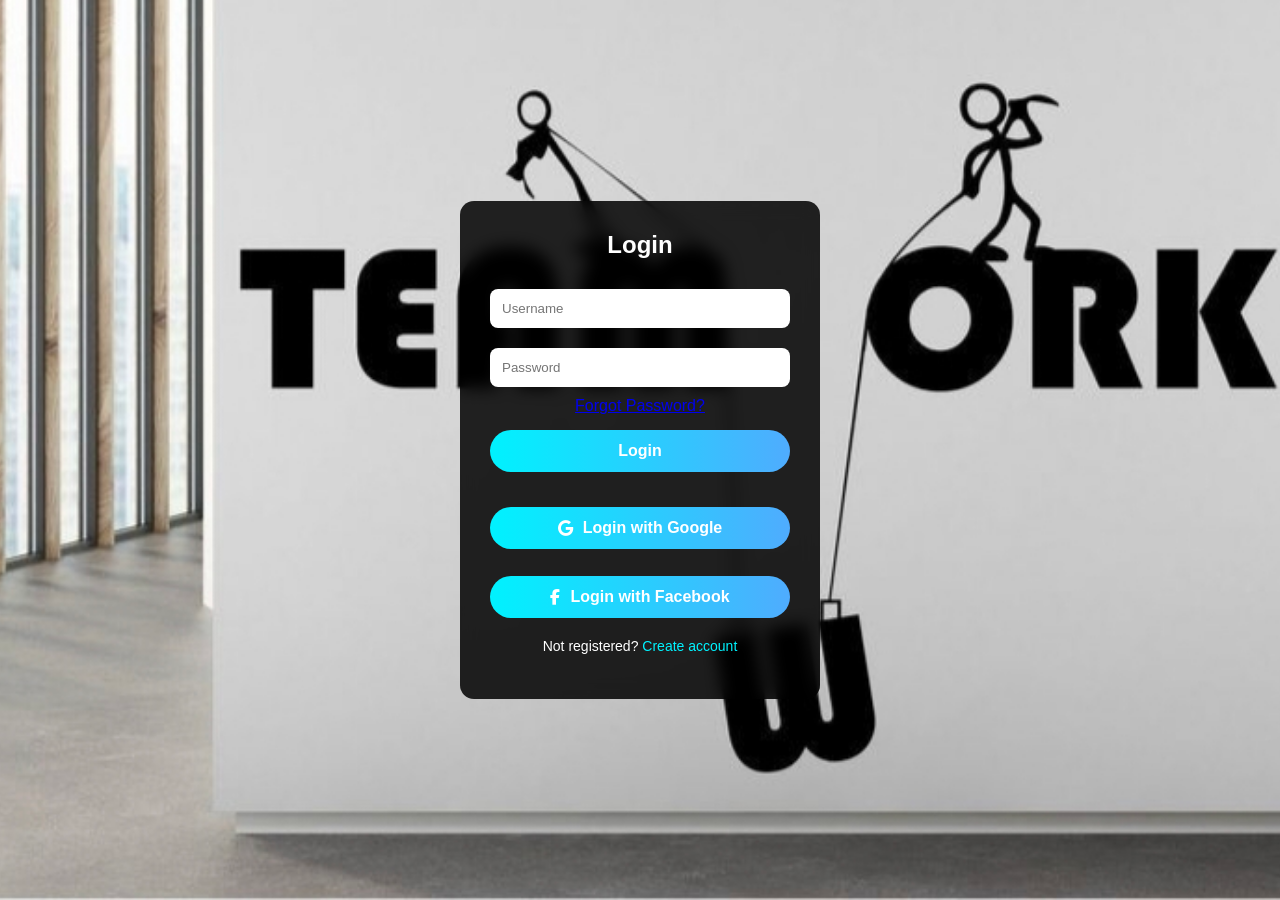
<file: project1/index.html>
<!DOCTYPE html>
<html>
<head>
  <title>Login</title>
  <link rel="stylesheet" href="style.css">
  <link rel="stylesheet"
    href="https://cdnjs.cloudflare.com/ajax/libs/font-awesome/6.5.1/css/all.min.css">
  
</head>
<body class="bg">

<div class="card">
  <h2>Login</h2>

  <!-- Username -->
  <input type="text" id="loginUser" placeholder="Username" autocomplete="off">

  <!-- Password -->
  <div class="input-box">
    <input type="password" id="loginPass" placeholder="Password" autocomplete="new-password">



<div class="forgot-link">
  <a href="forgot.html">Forgot Password?</a>
</div>
  <!-- Regular login button -->
  <button onclick="login()">Login</button>
  <!-- Social login buttons -->
  <div class="social-login">
    <button class="social-btn google-btn">
      <i class="fab fa-google"></i> Login with Google
    </button>
    <button class="social-btn facebook-btn">
      <i class="fab fa-facebook-f"></i> Login with Facebook
    </button>
  </div>

  <!-- Register link -->
  <p class="link">
    Not registered? <a href="register.html">Create account</a>
  </p>
</div>

<script src="auth.js"></script>
</body>
</html>
</file>
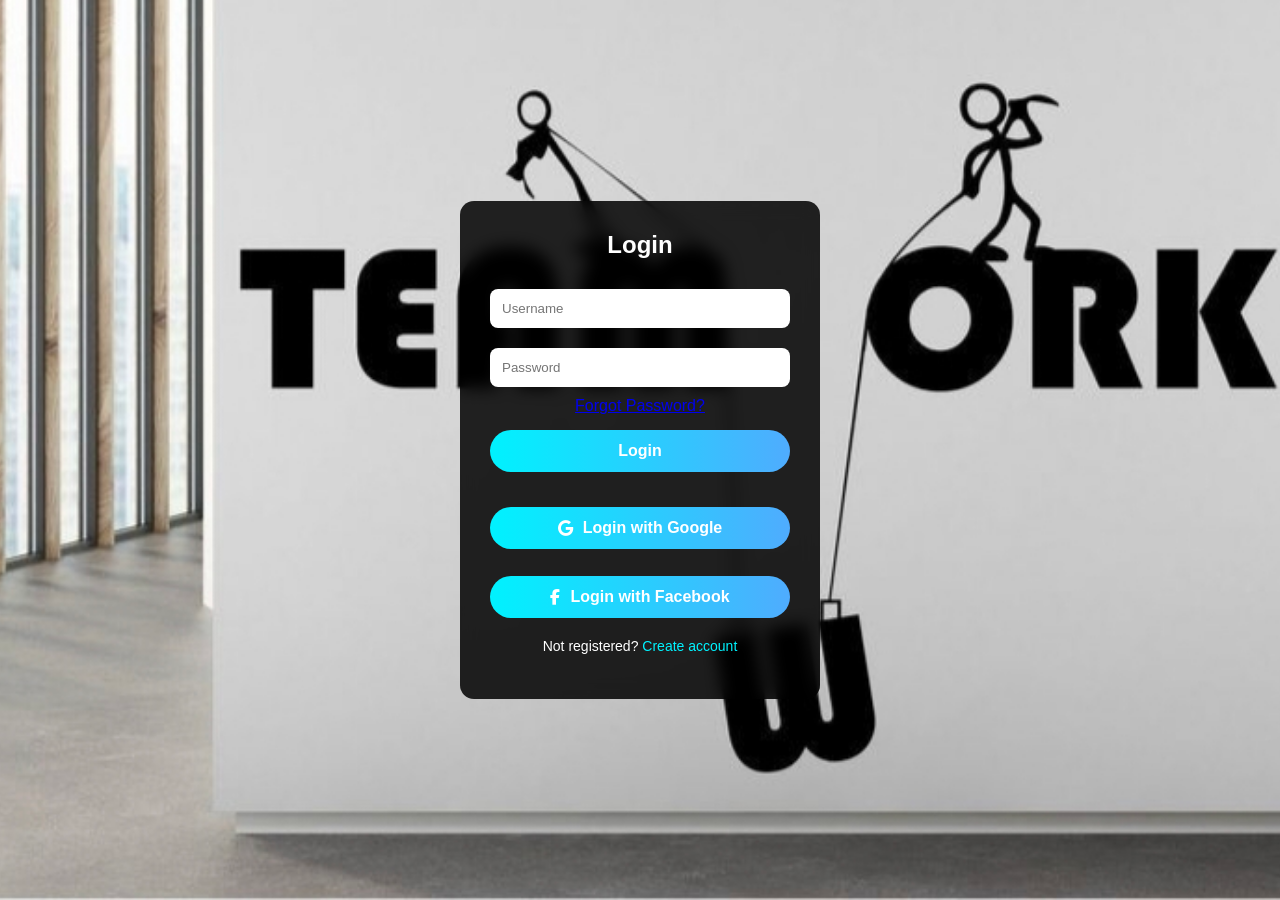
<file: project1/admin.html>
<!DOCTYPE html>
<html>
<head>
<title>Admin Panel</title>
<style>
body{font-family:Arial;padding:40px;background:#f4f6f9;}
button{padding:8px 15px;margin:5px;cursor:pointer;}
.card{background:white;padding:15px;margin:10px 0;border-radius:8px;}
</style>
</head>

<body>

<h2>Admin Dashboard</h2>

<h3>Manage Tables</h3>

<input type="number" id="chairCount" placeholder="Chairs per table">
<button onclick="addTable()">➕ Add Table</button>

<input type="number" id="deleteId" placeholder="Table ID">
<button onclick="deleteTable()">Delete Table</button>

<button onclick="clearTables()">🧹 Clear All</button>

<hr>

<h3>All Bookings</h3>
<div id="adminBookings"></div>
<script>

if(localStorage.getItem("role") !== "admin"){
    alert("Access denied");
    window.location.href = "index.html";
}

/* ===== INITIALIZE LAYOUT ===== */

if(!localStorage.getItem("officeLayout")){
    localStorage.setItem("officeLayout", JSON.stringify({
        floors: {
            1: { tables: [] },
            2: { tables: [] },
            3: { tables: [] },
            4: { tables: [] }
        }
    }));
}

function getLayout(){
    return JSON.parse(localStorage.getItem("officeLayout"));
}

function saveLayout(layout){
    localStorage.setItem("officeLayout", JSON.stringify(layout));
}

/* ===== ADD TABLE ===== */

function addTable(){

    let layout = getLayout();
    let floor = 1;

    let chairs = parseInt(document.getElementById("chairCount").value);

    if(!chairs || chairs < 1){
        alert("Enter valid chair number");
        return;
    }

    let tables = layout.floors[floor].tables;

    let newId = tables.length > 0
        ? tables[tables.length - 1].id + 1
        : 1;

    tables.push({
        id: newId,
        chairs: chairs
    });

    saveLayout(layout);

    alert("Table Added Successfully");
}

/* ===== DELETE TABLE ===== */

function deleteTable(){

    let layout = getLayout();
    let floor = 1;

    let id = parseInt(document.getElementById("deleteId").value);

    layout.floors[floor].tables =
        layout.floors[floor].tables.filter(t => t.id !== id);

    saveLayout(layout);

    alert("Table Deleted");
}

/* ===== CLEAR ALL ===== */

function clearTables(){

    if(confirm("Clear everything?")){

        localStorage.setItem("officeLayout", JSON.stringify({
            floors: {
                1: { tables: [] },
                2: { tables: [] },
                3: { tables: [] },
                4: { tables: [] }
            }
        }));

        localStorage.removeItem("bookings");

        alert("All tables cleared");
        location.reload();
    }
}

/* ===== SHOW BOOKINGS ===== */

let bookings = JSON.parse(localStorage.getItem("bookings")) || [];
let container = document.getElementById("adminBookings");

if(bookings.length === 0){
    container.innerHTML = "No bookings yet";
}else{
    bookings.forEach((b,i)=>{
        container.innerHTML += `
            <div class="card">
                <p>User: ${b.user}</p>
                <p>Seat: ${b.seat}</p>
                <p>Date: ${b.date}</p>
                <button onclick="cancelBooking(${i})">Cancel</button>
            </div>
        `;
    });
}

function cancelBooking(index){

    let bookings = JSON.parse(localStorage.getItem("bookings")) || [];
    let seatId = bookings[index].seat;

    bookings.splice(index,1);

    localStorage.setItem("bookings", JSON.stringify(bookings));
    localStorage.removeItem(seatId);

    alert("Booking cancelled");
    location.reload();
}

</script>
</body>
</html>
</file>
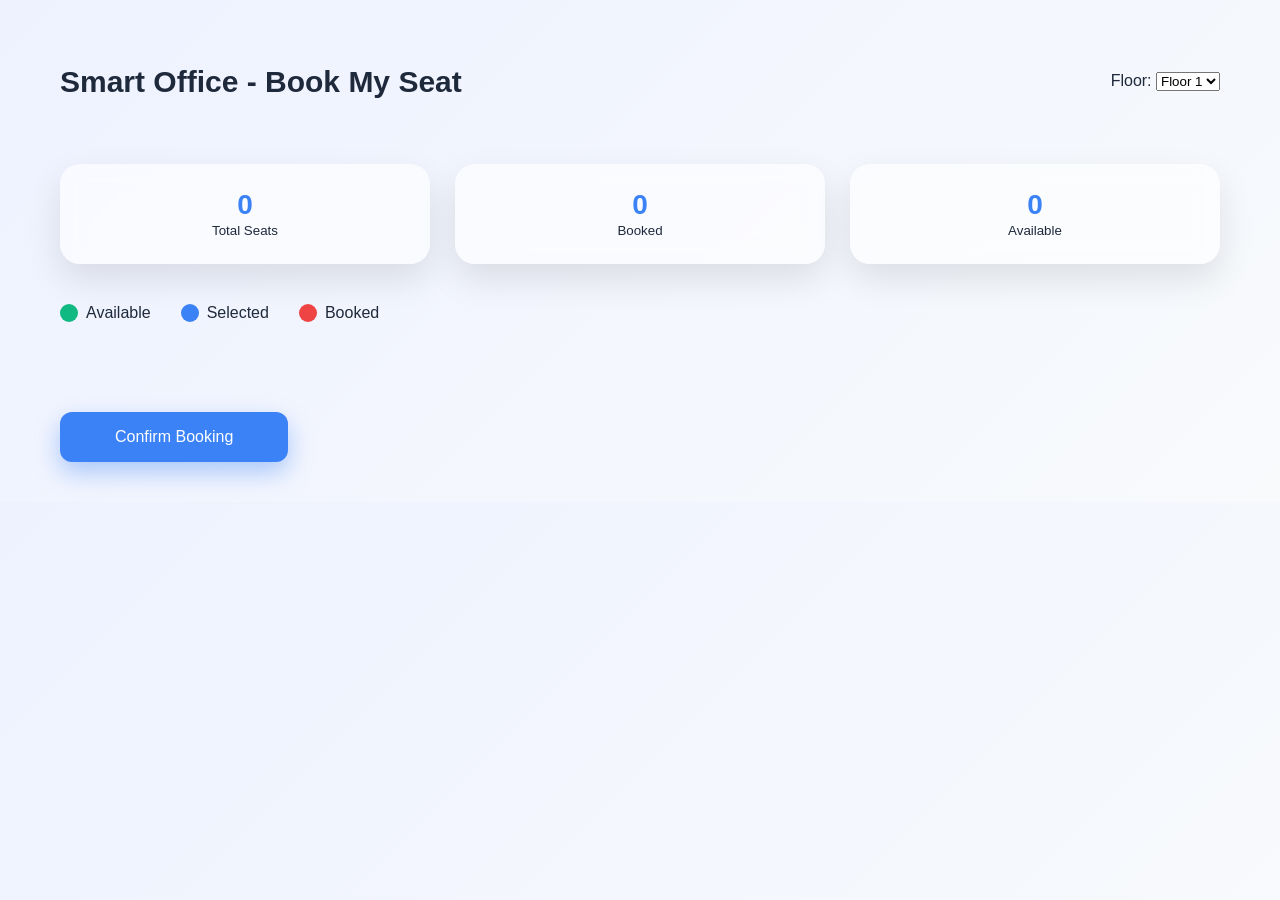
<file: project1/book my seat.html>
<!DOCTYPE html>
<html>
<head>
<title>Smart Office - Book My Seat</title>
<meta name="viewport" content="width=device-width, initial-scale=1.0">

<style>
:root{
    --primary:#3b82f6;
    --bg:linear-gradient(135deg,#eef2ff,#f8fafc); 
    --card:rgba(255,255,255,0.6);
    --glass:rgba(255,255,255,0.3);
    --text:#1e293b;
}

body{
    margin:0;
    font-family:'Segoe UI',sans-serif;
    background:var(--bg);
    color:var(--text);
}

/* ===== MAIN ===== */
.main{
    padding:40px 60px;
}

/* ===== TOPBAR ===== */
.topbar{
    display:flex;
    justify-content:space-between;
    align-items:center;
    margin-bottom:40px;
}

.topbar h2{
    font-size:30px;
    font-weight:700;
}

/* ===== STATS GLASS CARDS ===== */
.stats{
    display:flex;
    gap:25px;
    margin-bottom:40px;
}

.stat-card{
    flex:1;
    backdrop-filter:blur(10px);
    background:var(--card);
    border-radius:20px;
    padding:25px;
    text-align:center;
    box-shadow:0 15px 35px rgba(0,0,0,0.1);
    transition:0.3s;
}

.stat-card:hover{
    transform:translateY(-5px);
}

.stat-card h3{
    margin:0;
    font-size:28px;
    color:var(--primary);
}

/* ===== LEGEND ===== */
.legend{
    display:flex;
    gap:30px;
    margin-bottom:30px;
}

.legend div{
    display:flex;
    align-items:center;
    gap:8px;
}

.dot{
    width:18px;
    height:18px;
    border-radius:50%;
}

.available{ background:#10b981; }
.selected-dot{ background:var(--primary); }
.booked-dot{ background:#ef4444; }

/* ===== TABLE GRID ===== */
.tables{
    display:grid;
    grid-template-columns:repeat(5,1fr);
    gap:90px;
    justify-items:center;
    margin-top:40px;
}

/* ===== TABLE DESIGN ===== */
.table{
    position:relative;
    width:180px;
    height:180px;
    border-radius:24px;
    background:linear-gradient(145deg,#c9a27a,#a47148);
    display:flex;
    align-items:center;
    justify-content:center;
    font-weight:600;
    font-size:18px;
    color:white;
    box-shadow:
        0 25px 50px rgba(0,0,0,0.25),
        inset 0 6px 12px rgba(255,255,255,0.4);
    transition:0.3s ease;
}

.table:hover{
    transform:translateY(-12px);
}

/* ===== CHAIRS ===== */
.chair{
    width:36px;
    height:36px;
    border-radius:50%;
    position:absolute;
    cursor:pointer;
    display:flex;
    align-items:center;
    justify-content:center;
    font-size:12px;
    font-weight:bold;
    color:white;
    background:linear-gradient(145deg,#34d399,#059669);
    box-shadow:0 8px 15px rgba(0,0,0,0.25);
    transition:0.3s ease;
}

.chair:hover{
    transform:scale(1.3);
}

.chair.selected{
    background:linear-gradient(145deg,#3b82f6,#1d4ed8);
    box-shadow:0 0 15px rgba(59,130,246,0.9);
}

.chair.booked{
    background:linear-gradient(145deg,#ef4444,#b91c1c);
    cursor:not-allowed;
}

/* ===== BUTTON ===== */
.book-btn{
    margin-top:60px;
    padding:16px 55px;
    font-size:16px;
    border:none;
    border-radius:12px;
    background:var(--primary);
    color:white;
    cursor:pointer;
    box-shadow:0 10px 25px rgba(59,130,246,0.4);
    transition:0.3s;
}

.book-btn:hover{
    background:#1d4ed8;
    transform:translateY(-3px);
}
</style>
</head>

<body>

<div class="main">

<div class="topbar">
    <h2>Smart Office - Book My Seat</h2>
    <div>
        Floor:
        <select onchange="changeFloor(this.value)">
            <option value="1">Floor 1</option>
            <option value="2">Floor 2</option>
            <option value="3">Floor 3</option>
            <option value="4">Floor 4</option>
        </select>
    </div>
</div>

<div class="stats">
    <div class="stat-card">
        <h3 id="totalSeats">0</h3>
        <small>Total Seats</small>
    </div>
    <div class="stat-card">
        <h3 id="bookedSeats">0</h3>
        <small>Booked</small>
    </div>
    <div class="stat-card">
        <h3 id="availableSeats">0</h3>
        <small>Available</small>
    </div>
</div>

<div class="legend">
    <div><span class="dot available"></span> Available</div>
    <div><span class="dot selected-dot"></span> Selected</div>
    <div><span class="dot booked-dot"></span> Booked</div>
</div>

<div id="office"></div>

<button class="book-btn" onclick="bookChair()">Confirm Booking</button>

</div>

<script>

let selectedChair = null;
let currentFloor = 1;
const office = document.getElementById("office");

/* ===== GET LAYOUT ===== */
function getLayout(){
    return JSON.parse(localStorage.getItem("officeLayout")) || {
        tables: 10,
        chairsPerTable: 6
    };
}

/* ===== FLOOR CHANGE ===== */
function changeFloor(f){
    currentFloor = f;
    loadFloor();
}

/* ===== LOAD FLOOR ===== */
function loadFloor(){

    office.innerHTML = "";
    let tablesDiv = document.createElement("div");
    tablesDiv.classList.add("tables");

    let layout = JSON.parse(localStorage.getItem("officeLayout"));

    if(!layout || !layout.floors[currentFloor] || layout.floors[currentFloor].tables.length === 0){
        office.innerHTML = "<h3>No tables available on this floor</h3>";
        return;
    }

    let tables = layout.floors[currentFloor].tables;

    let total = 0;
    let booked = 0;

    tables.forEach(tableData => {

        let table = document.createElement("div");
        table.classList.add("table");
        table.innerText = "Table " + tableData.id;

        for(let c = 1; c <= tableData.chairs; c++){

            total++;

            let chair = document.createElement("div");
            chair.classList.add("chair");
            chair.innerText = c;

            let chairId = "F" + currentFloor + "-T" + tableData.id + "-C" + c;

            const pos = [
                "top:-20px; left:65px;",
                "bottom:-20px; left:65px;",
                "left:-20px; top:65px;",
                "right:-20px; top:65px;",
                "top:-20px; right:30px;",
                "bottom:-20px; right:30px;"
            ];

            if(pos[c-1]) chair.style.cssText += pos[c-1];

            if(localStorage.getItem(chairId) === "booked"){
                chair.classList.add("booked");
                booked++;
            }

            chair.onclick = function(){
                if(chair.classList.contains("booked")) return;
                document.querySelectorAll(".chair").forEach(ch => ch.classList.remove("selected"));
                chair.classList.add("selected");
                selectedChair = chairId;
            }

            table.appendChild(chair);
        }

        tablesDiv.appendChild(table);
    });

    office.appendChild(tablesDiv);

    document.getElementById("totalSeats").innerText = total;
    document.getElementById("bookedSeats").innerText = booked;
    document.getElementById("availableSeats").innerText = total - booked;
}


/* ===== BOOK CHAIR ===== */
function bookChair(){

    if(!selectedChair){
        alert("Please select a seat first");
        return;
    }

    let user = localStorage.getItem("loggedInUser");

    if(!user){
        alert("Please login first!");
        return;
    }

    localStorage.setItem(selectedChair, "booked");

    let bookings = JSON.parse(localStorage.getItem("bookings")) || [];

    bookings.push({
        user: user,
        seat: selectedChair,
        date: new Date().toLocaleString(),
        status: "Active"
    });

    localStorage.setItem("bookings", JSON.stringify(bookings));

    alert("Seat booked successfully!");

    selectedChair = null;
    loadFloor();
}



</script>

</body>
</html>
</file>
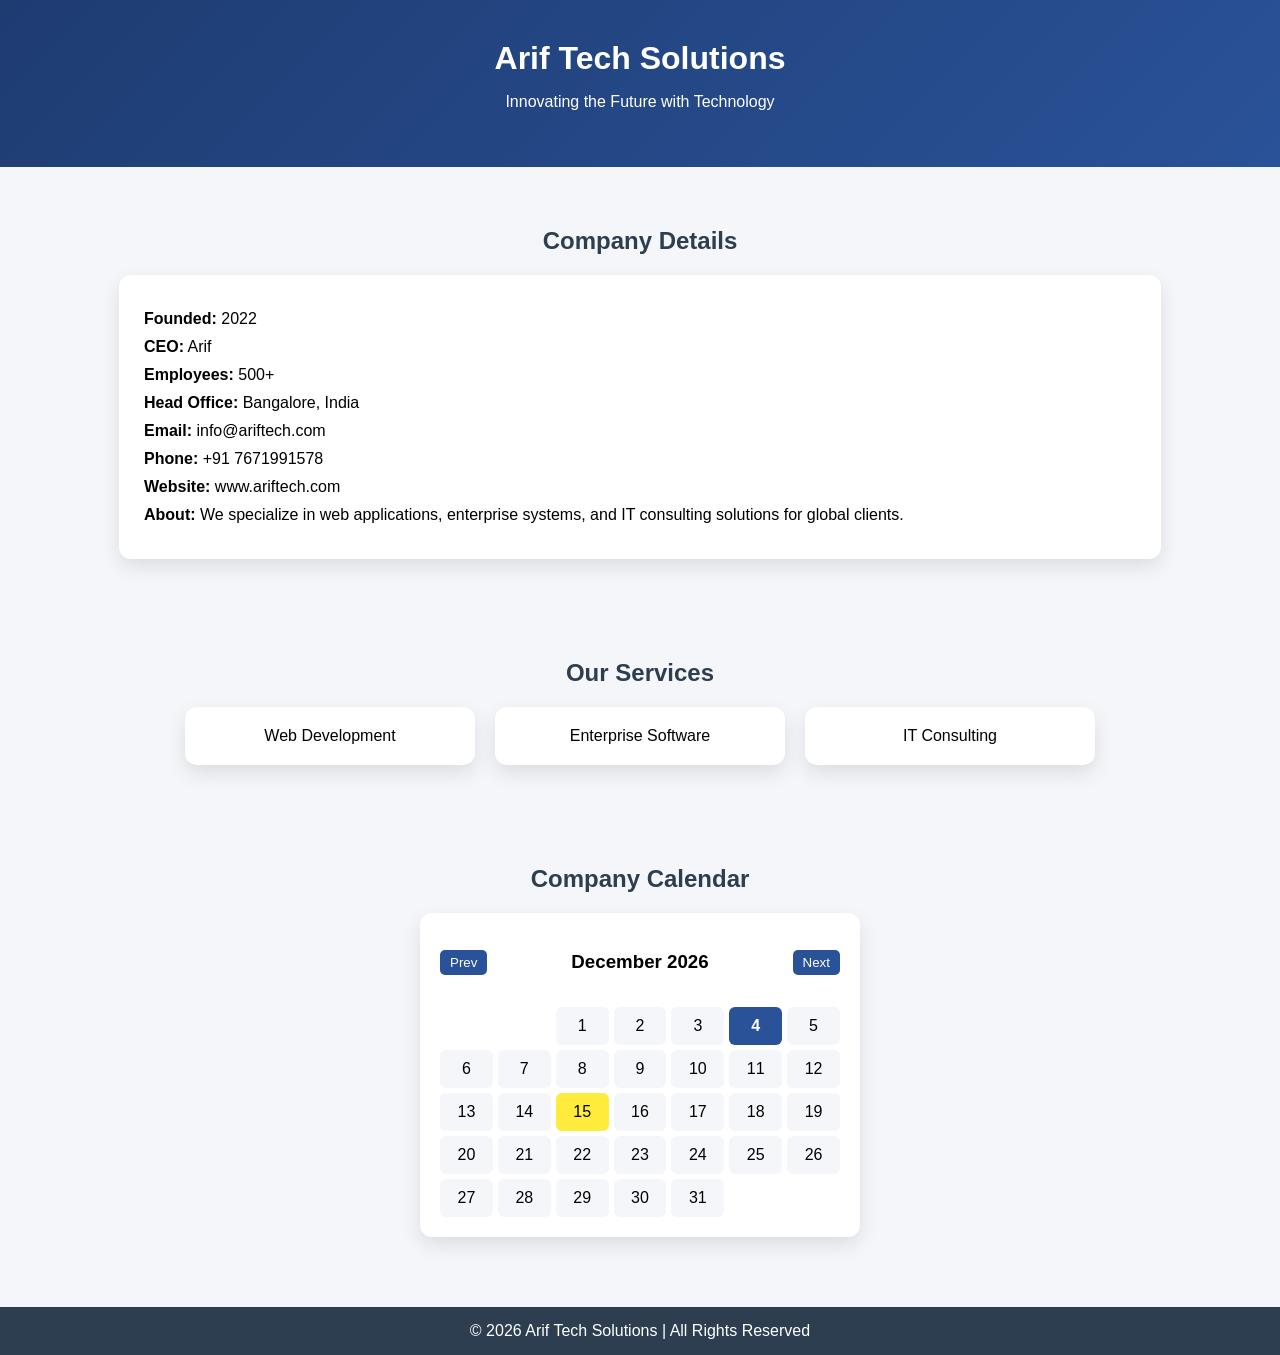
<file: project1/company profile.html>
<!DOCTYPE html>
<html>
<head>
<meta charset="UTF-8">
<meta name="viewport" content="width=device-width, initial-scale=1.0">
<title>Arif Tech Solutions - Company Profile</title>

<style>

body{
    margin:0;
    font-family:Arial, sans-serif;
    background:#f4f6f9;
}

/* ===== HEADER ===== */
header{
    background:linear-gradient(135deg,#1e3c72,#2a5298);
    color:white;
    text-align:center;
    padding:40px;
}

header h1{
    margin:0;
    font-size:32px;
}

/* ===== SECTION ===== */
.section{
    padding:40px 20px;
    text-align:center;
}

.section h2{
    color:#2c3e50;
    margin-bottom:20px;
}

/* ===== COMPANY DETAILS ===== */
.details-box{
    background:white;
    width:80%;
    margin:auto;
    padding:25px;
    border-radius:12px;
    box-shadow:0 8px 20px rgba(0,0,0,0.1);
    text-align:left;
}

.details-box p{
    margin:10px 0;
}

/* ===== SERVICES ===== */
.cards{
    display:flex;
    justify-content:center;
    gap:20px;
    flex-wrap:wrap;
}

.card{
    background:white;
    width:250px;
    padding:20px;
    border-radius:12px;
    box-shadow:0 8px 20px rgba(0,0,0,0.1);
}

/* ===== CALENDAR ===== */
.calendar-container{
    width:400px;
    margin:auto;
    background:white;
    padding:20px;
    border-radius:12px;
    box-shadow:0 8px 20px rgba(0,0,0,0.1);
}

.calendar-header{
    display:flex;
    justify-content:space-between;
    align-items:center;
    margin-bottom:15px;
}

.calendar-header button{
    padding:5px 10px;
    border:none;
    background:#2a5298;
    color:white;
    cursor:pointer;
    border-radius:5px;
}

.calendar{
    display:grid;
    grid-template-columns:repeat(7,1fr);
    gap:5px;
}

.day{
    padding:10px;
    background:#f4f6f9;
    border-radius:6px;
    cursor:pointer;
    text-align:center;
}

.day:hover{
    background:#4CAF50;
    color:white;
}

.today{
    background:#2a5298;
    color:white;
    font-weight:bold;
}

.event-day{
    background:#ffeb3b;
}

/* ===== POPUP ===== */
.event-overlay{
    position:fixed;
    top:0;
    left:0;
    width:100%;
    height:100%;
    background:rgba(0,0,0,0.6);
    display:none;
    justify-content:center;
    align-items:center;
}

.event-popup{
    background:white;
    padding:20px;
    border-radius:10px;
    width:280px;
}

.close-btn{
    float:right;
    cursor:pointer;
}

/* ===== FOOTER ===== */
footer{
    background:#2c3e50;
    color:white;
    text-align:center;
    padding:15px;
    margin-top:30px;
}

</style>
</head>

<body>

<header>
    <h1>Arif Tech Solutions</h1>
    <p>Innovating the Future with Technology</p>
</header>

<!-- ===== COMPANY DETAILS SECTION ===== -->
<section class="section">
    <h2>Company Details</h2>

    <div class="details-box">
        <p><strong>Founded:</strong> 2022</p>
        <p><strong>CEO:</strong> Arif </p>
        <p><strong>Employees:</strong> 500+</p>
        <p><strong>Head Office:</strong> Bangalore, India</p>
        <p><strong>Email:</strong> info@ariftech.com</p>
        <p><strong>Phone:</strong> +91 7671991578 </p>
        <p><strong>Website:</strong> www.ariftech.com</p>
        <p><strong>About:</strong> We specialize in web applications, enterprise systems, and IT consulting solutions for global clients.</p>
    </div>
</section>

<!-- ===== SERVICES ===== -->
<section class="section">
    <h2>Our Services</h2>
    <div class="cards">
        <div class="card">Web Development</div>
        <div class="card">Enterprise Software</div>
        <div class="card">IT Consulting</div>
    </div>
</section>

<!-- ===== REAL CALENDAR ===== -->
<section class="section">
    <h2>Company Calendar</h2>

    <div class="calendar-container">

        <div class="calendar-header">
            <button onclick="prevMonth()">Prev</button>
            <h3 id="monthYear"></h3>
            <button onclick="nextMonth()">Next</button>
        </div>

        <div class="calendar" id="calendar"></div>

    </div>
</section>

<!-- ===== POPUP ===== -->
<div id="eventOverlay" class="event-overlay">
    <div class="event-popup">
        <span class="close-btn" onclick="closePopup()">X</span>
        <h3>Company Event</h3>
        <p id="eventDate"></p>
        <p>Team Meeting at 10:00 AM</p>
    </div>
</div>

<footer>
    © 2026 Arif Tech Solutions | All Rights Reserved
</footer>

<script>

let date = new Date();
let currentMonth = date.getMonth();
let currentYear = date.getFullYear();

const monthYear = document.getElementById("monthYear");
const calendar = document.getElementById("calendar");

const eventDate = 15;

function renderCalendar(){

    calendar.innerHTML = "";

    const firstDay = new Date(currentYear, currentMonth, 1).getDay();
    const daysInMonth = new Date(currentYear, currentMonth + 1, 0).getDate();

    monthYear.innerText =
        new Date(currentYear, currentMonth)
        .toLocaleString("default", { month: "long", year: "numeric" });

    for(let i = 0; i < firstDay; i++){
        calendar.innerHTML += "<div></div>";
    }

    for(let day = 1; day <= daysInMonth; day++){

        let dayDiv = document.createElement("div");
        dayDiv.classList.add("day");
        dayDiv.innerText = day;

        if(day === date.getDate() &&
           currentMonth === date.getMonth() &&
           currentYear === date.getFullYear()){
            dayDiv.classList.add("today");
        }

        if(day === eventDate){
            dayDiv.classList.add("event-day");
            dayDiv.onclick = function(){
                openPopup(day);
            }
        }

        calendar.appendChild(dayDiv);
    }
}

function prevMonth(){
    currentMonth--;
    if(currentMonth < 0){
        currentMonth = 11;
        currentYear--;
    }
    renderCalendar();
}

function nextMonth(){
    currentMonth++;
    if(currentMonth > 11){
        currentMonth = 0;
        currentYear++;
    }
    renderCalendar();
}

function openPopup(day){
    document.getElementById("eventOverlay").style.display="flex";
    document.getElementById("eventDate").innerText =
        "Event Date: " + day + " " +
        new Date(currentYear, currentMonth)
        .toLocaleString("default",{ month:"long", year:"numeric" });
}

function closePopup(){
    document.getElementById("eventOverlay").style.display="none";
}

renderCalendar();

</script>

</body>
</html>
</file>
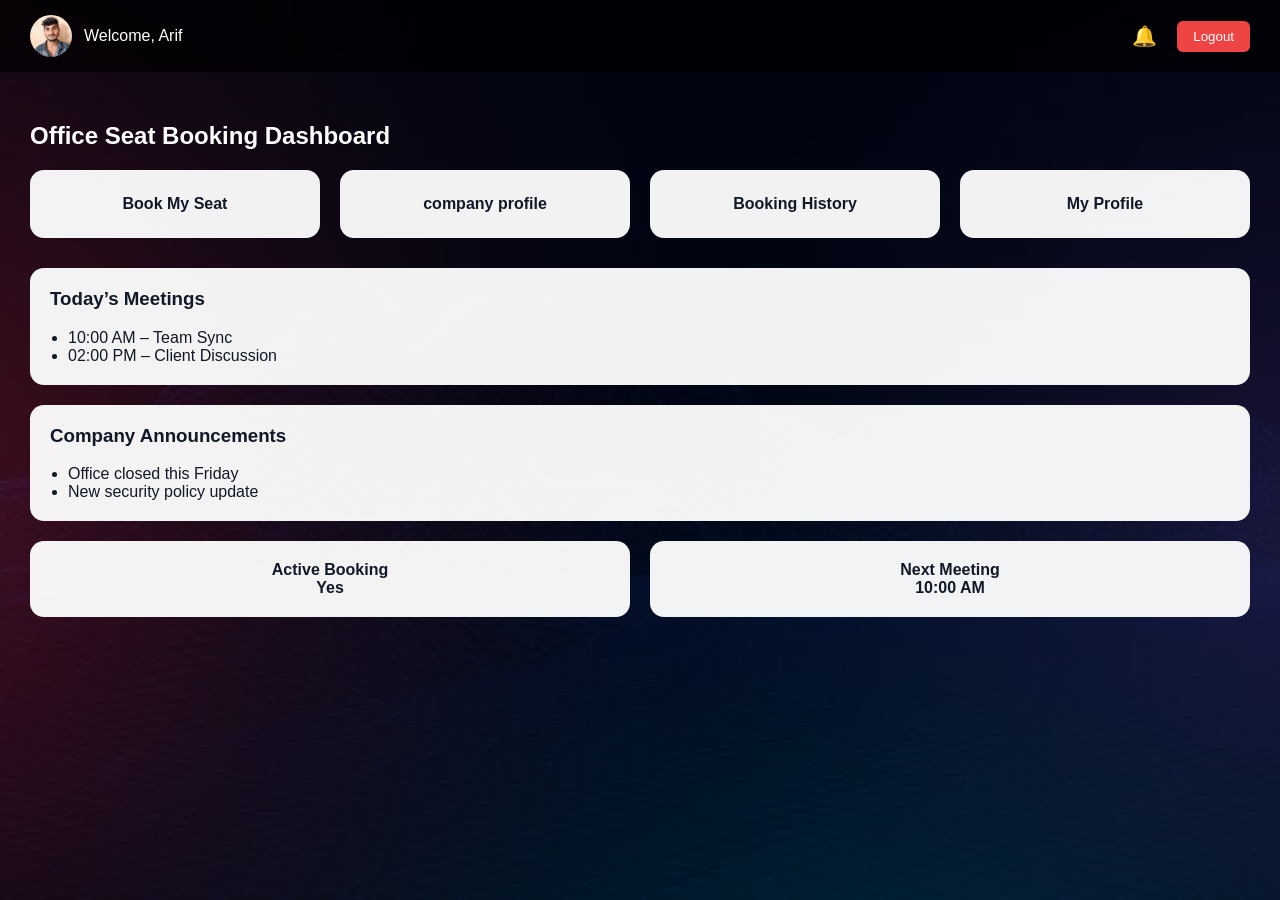
<file: project1/dashboard.html>
<!DOCTYPE html>
<html lang="en">
<head>
  <meta charset="UTF-8">
  <title>Office Dashboard</title>
  <meta name="viewport" content="width=device-width, initial-scale=1.0">
  <link rel="stylesheet" href="dashboard.css">

  <style>
    /* ===== GLOBAL ===== */
    body {
      margin: 0;
      font-family: "Segoe UI", sans-serif;
      background:
        linear-gradient(rgba(0,0,0,0.55), rgba(0,0,0,0.55)),
        url("images/arif1.jpeg");
      background-size: cover;
      background-position: center;
      min-height: 100vh;
    }

    /* ===== TOP BAR ===== */
    .topbar {
      display: flex;
      justify-content: space-between;
      align-items: center;
      padding: 15px 30px;
      background: rgba(0,0,0,0.7);
      color: white;
    }

    .profile {
      display: flex;
      align-items: center;
      gap: 12px;
    }

    .profile img {
      width: 42px;
      height: 42px;
      border-radius: 50%;
      object-fit: cover;
    }

    .top-actions {
      display: flex;
      align-items: center;
      gap: 20px;
    }

    .notify {
      font-size: 20px;
      cursor: pointer;
    }

    .logout {
      background: #ef4444;
      border: none;
      color: white;
      padding: 8px 16px;
      border-radius: 6px;
      cursor: pointer;
    }

    .logout:hover {
      background: #dc2626;
    }

    /* ===== DASHBOARD BODY ===== */
    .dashboard {
      padding: 30px;
      color: white;
    }

    .dashboard h2 {
      margin-bottom: 20px;
    }

    /* ===== NAV CARDS ===== */
    .nav-cards {
      display: grid;
      grid-template-columns: repeat(auto-fit, minmax(200px, 1fr));
      gap: 20px;
      margin-bottom: 30px;
    }

    .nav-card {
      background: rgba(255,255,255,0.95);
      color: #111827;
      padding: 25px;
      border-radius: 14px;
      text-align: center;
      cursor: pointer;
      font-weight: 600;
      transition: all 0.2s ease;
    }

    .nav-card:hover {
      transform: translateY(-5px);
      background: #2563eb;
      color: white;
    }

    /* ===== INFO SECTIONS ===== */
    .section {
      background: rgba(255,255,255,0.95);
      color: #111827;
      padding: 20px;
      border-radius: 14px;
      margin-bottom: 20px;
    }

    .section h3 {
      margin-top: 0;
    }

    .section ul {
      padding-left: 18px;
      margin: 0;
    }

    /* ===== STATS ===== */
    .stats {
      display: grid;
      grid-template-columns: repeat(auto-fit, minmax(200px, 1fr));
      gap: 20px;
    }

    .stat-box {
      background: rgba(255,255,255,0.95);
      color: #111827;
      padding: 20px;
      border-radius: 14px;
      text-align: center;
      font-weight: 600;
    }
  </style>
</head>

<body>

<!-- ===== TOP BAR ===== -->
<header class="topbar">
  <div class="profile">
    <img src="images/arif2.jpeg" alt="Profile">
    <span>Welcome, Arif</span>
  </div>

  <div class="top-actions">
    <span class="notify">🔔</span>
    <button class="logout" onclick="logout()">Logout</button>
  </div>
</header>

<!-- ===== DASHBOARD CONTENT ===== -->
<div class="dashboard">

  <h2>Office Seat Booking Dashboard</h2>

  <!-- NAVIGATION -->
  <div class="nav-cards">
    <div class="nav-card" onclick="goTo('book my seat.html')">Book My Seat</div>
    <div class="nav-card" onclick="goTo('company profile.html')">company profile</div>
    <div class="nav-card" onclick="goTo('history.html')">Booking History</div>
    <div class="nav-card" onclick="goTo('profile.html')">My Profile</div>
  </div>

  <!-- MEETINGS -->
  <div class="section">
    <h3>Today’s Meetings</h3>
    <ul>
      <li>10:00 AM – Team Sync</li>
      <li>02:00 PM – Client Discussion</li>
    </ul>
  </div>

  <!-- ANNOUNCEMENTS -->
  <div class="section">
    <h3>Company Announcements</h3>
    <ul>
      <li>Office closed this Friday</li>
      <li>New security policy update</li>
    </ul>
  </div>

  <!-- QUICK STATS -->
  <div class="stats">
    <div class="stat-box">
      Active Booking<br><b>Yes</b>
    </div>
    <div class="stat-box">
      Next Meeting<br><b>10:00 AM</b>
    </div>
  </div>




<!-- ===== JAVASCRIPT ===== -->
<script>
  function goTo(page) {
    window.location.href = page;
  }

 
  function goTo(page) {
    window.location.href = page;
  }

  function logout() {
    // ONLY remove login session
    localStorage.removeItem("loggedIn");

    // optional: clear session data
    sessionStorage.clear();

    // redirect to login page
    window.location.href = "index.html";
  }


</script>

</body>
</html>
</file>
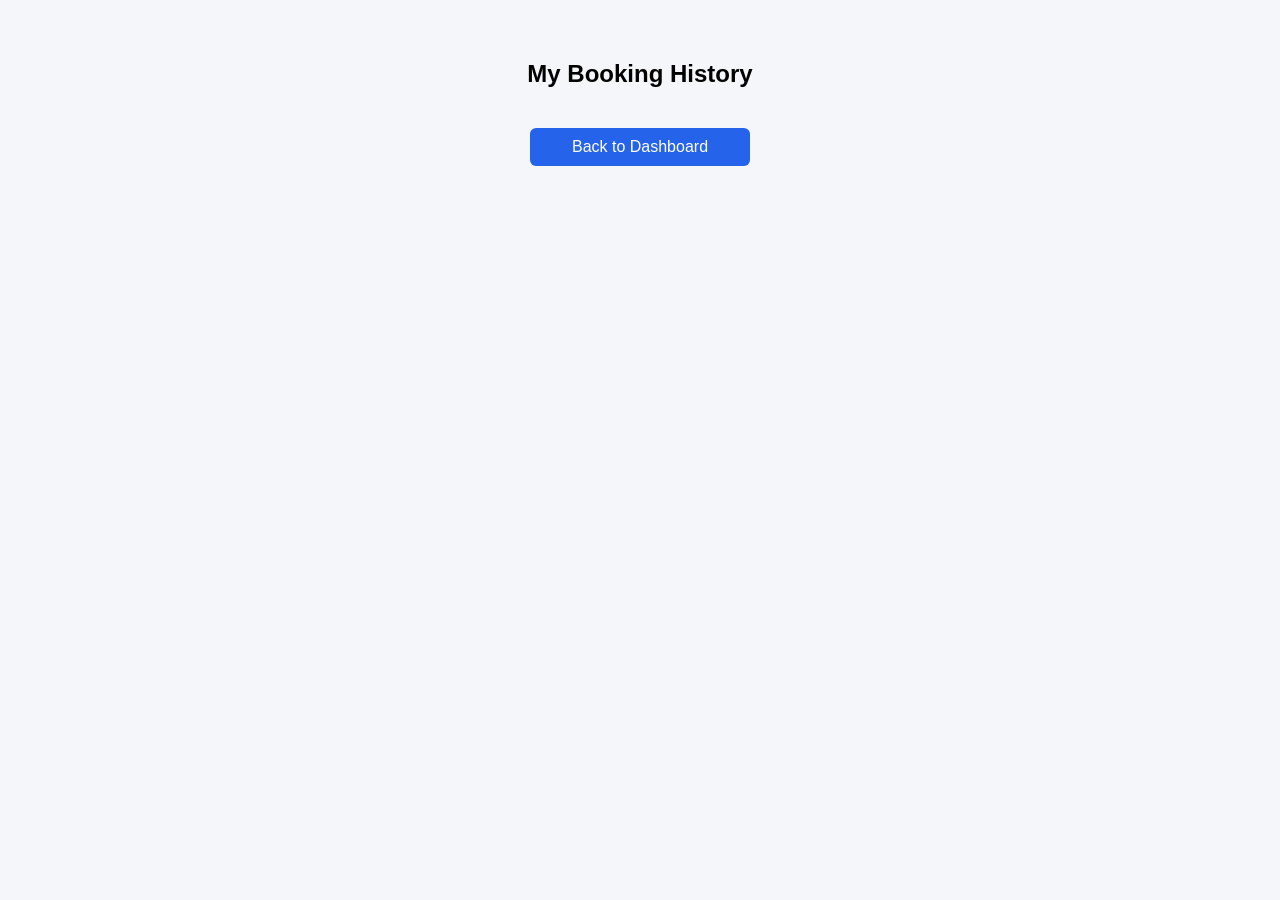
<file: project1/history.html>
<!DOCTYPE html>
<html>
<head>
    <title>My Bookings</title>

    <style>
        body {
            font-family: 'Segoe UI', sans-serif;
            background: #f4f6f9;
            margin: 0;
            padding: 40px;
        }

        h2 {
            text-align: center;
            margin-bottom: 40px;
        }

        .container {
            max-width: 900px;
            margin: auto;
        }

        .booking-card {
            background: white;
            padding: 20px;
            margin-bottom: 20px;
            border-radius: 12px;
            box-shadow: 0 5px 15px rgba(0,0,0,0.08);
            display: flex;
            justify-content: space-between;
            align-items: center;
            transition: 0.3s;
        }

        .booking-card:hover {
            transform: translateY(-4px);
        }

        .details {
            display: flex;
            flex-direction: column;
            gap: 6px;
        }

        .seat-id {
            font-size: 18px;
            font-weight: bold;
            color: #2563eb;
        }

        .badge {
            background: #22c55e;
            color: white;
            padding: 4px 10px;
            font-size: 12px;
            border-radius: 20px;
            width: fit-content;
        }

        .cancel-btn {
            background: #ef4444;
            color: white;
            border: none;
            padding: 8px 14px;
            border-radius: 6px;
            cursor: pointer;
            transition: 0.3s;
        }

        .cancel-btn:hover {
            background: #dc2626;
        }

        .no-booking {
            text-align: center;
            margin-top: 40px;
            color: gray;
        }

        .back-btn {
            display: block;
            width: 200px;
            margin: 40px auto;
            text-align: center;
            padding: 10px;
            background: #2563eb;
            color: white;
            text-decoration: none;
            border-radius: 6px;
        }
    </style>
</head>

<body>

<h2>My Booking History</h2>

<div class="container" id="bookingContainer"></div>

<a href="dashboard.html" class="back-btn">Back to Dashboard</a>
<script>

window.onload = function () {

    let user = localStorage.getItem("loggedInUser");

    if (!user) {
        alert("Please login first!");
        return;
    }

    let bookings = JSON.parse(localStorage.getItem("bookings")) || [];
    let container = document.getElementById("bookingContainer");

    let userBookings = bookings.filter(b => b.user === user);

    if (userBookings.length === 0) {
        container.innerHTML = "<p class='no-booking'>No bookings found.</p>";
        return;
    }

    userBookings.forEach(b => {
        container.innerHTML += `
            <div class="booking-card">
                <div class="details">
                    <div class="seat-id">Seat: ${b.seat}</div>
                    <div>${b.date}</div>
                    <div class="badge">${b.status}</div>
                </div>
                <button class="cancel-btn" onclick="cancelBooking('${b.seat}')">Cancel</button>
            </div>
        `;
    });

};

// Cancel only selected seat
function cancelBooking(seatId) {

    let confirmCancel = confirm("Are you sure you want to cancel this booking?");
    if (!confirmCancel) return;

    let bookings = JSON.parse(localStorage.getItem("bookings")) || [];

    bookings = bookings.filter(b => b.seat !== seatId);

    localStorage.setItem("bookings", JSON.stringify(bookings));

    alert("Booking cancelled successfully!");

    location.reload();
}




</script>

</body>
</html>
</file>
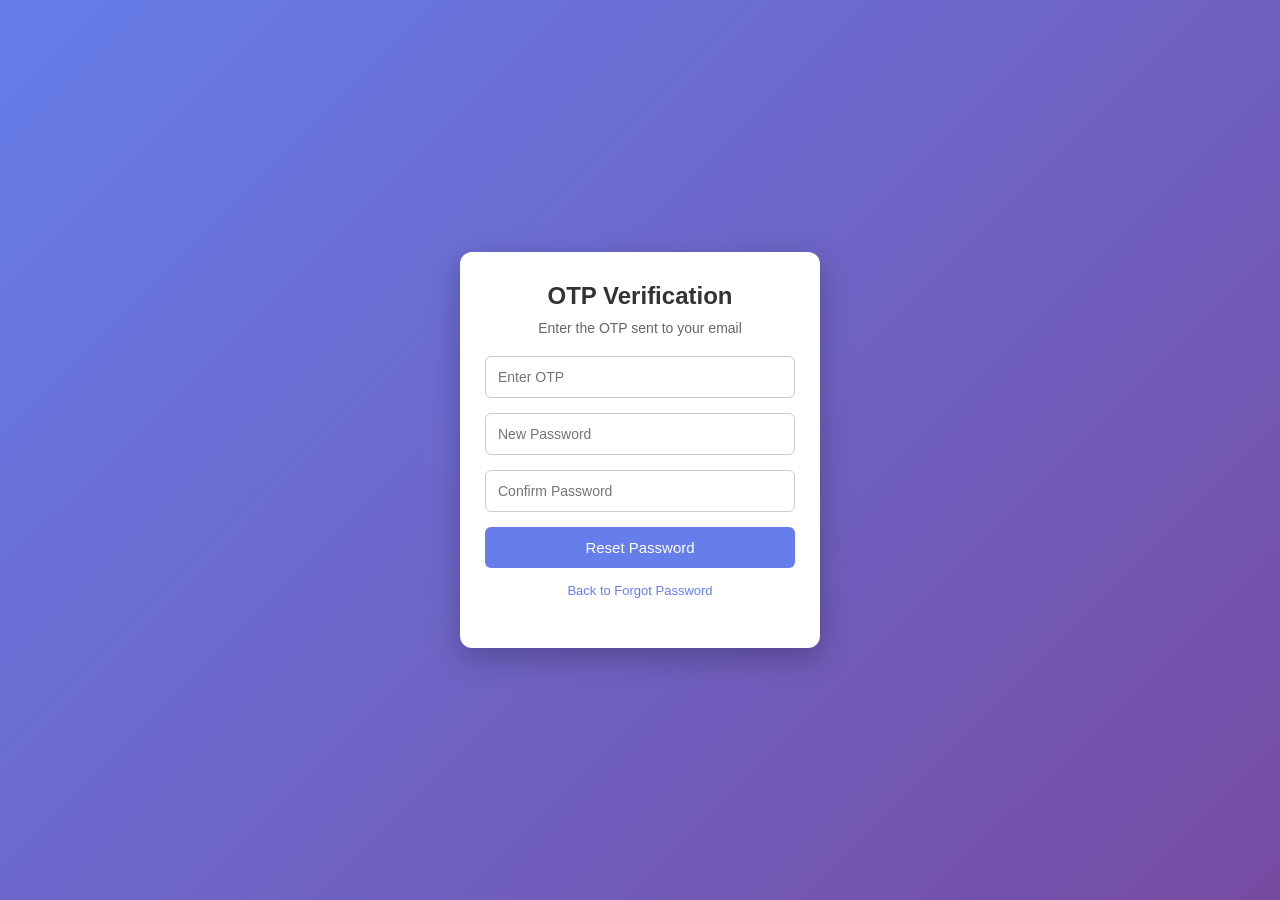
<file: project1/otp.html>
<!DOCTYPE html>
<html lang="en">
<head>
  <meta charset="UTF-8">
  <meta name="viewport" content="width=device-width, initial-scale=1.0">
  <title>OTP Verification</title>
  <link rel="stylesheet" href="otp.css">
</head>
<body class="otp-bg">

<div class="card">
  <h2>OTP Verification</h2>
  <p>Enter the OTP sent to your email</p>

  <input type="number" id="otp" placeholder="Enter OTP">
  <input type="password" id="newPassword" placeholder="New Password">
  <input type="password" id="confirmPassword" placeholder="Confirm Password">

  <button onclick="verifyOTP()">Reset Password</button>

  <p><a href="forgot.html">Back to Forgot Password</a></p>
</div>

<script>
function verifyOTP() {
  const otp = document.getElementById("otp").value;
  const newPass = document.getElementById("newPassword").value;
  const confirmPass = document.getElementById("confirmPassword").value;

  if(!otp) { alert("Please enter OTP"); return; }
  if(!newPass || newPass.length < 6) { alert("Password must be at least 6 characters"); return; }
  if(newPass !== confirmPass) { alert("Passwords do not match"); return; }

  window.location.href = "index.html";
}
</script>

</body>
</html>
</file>
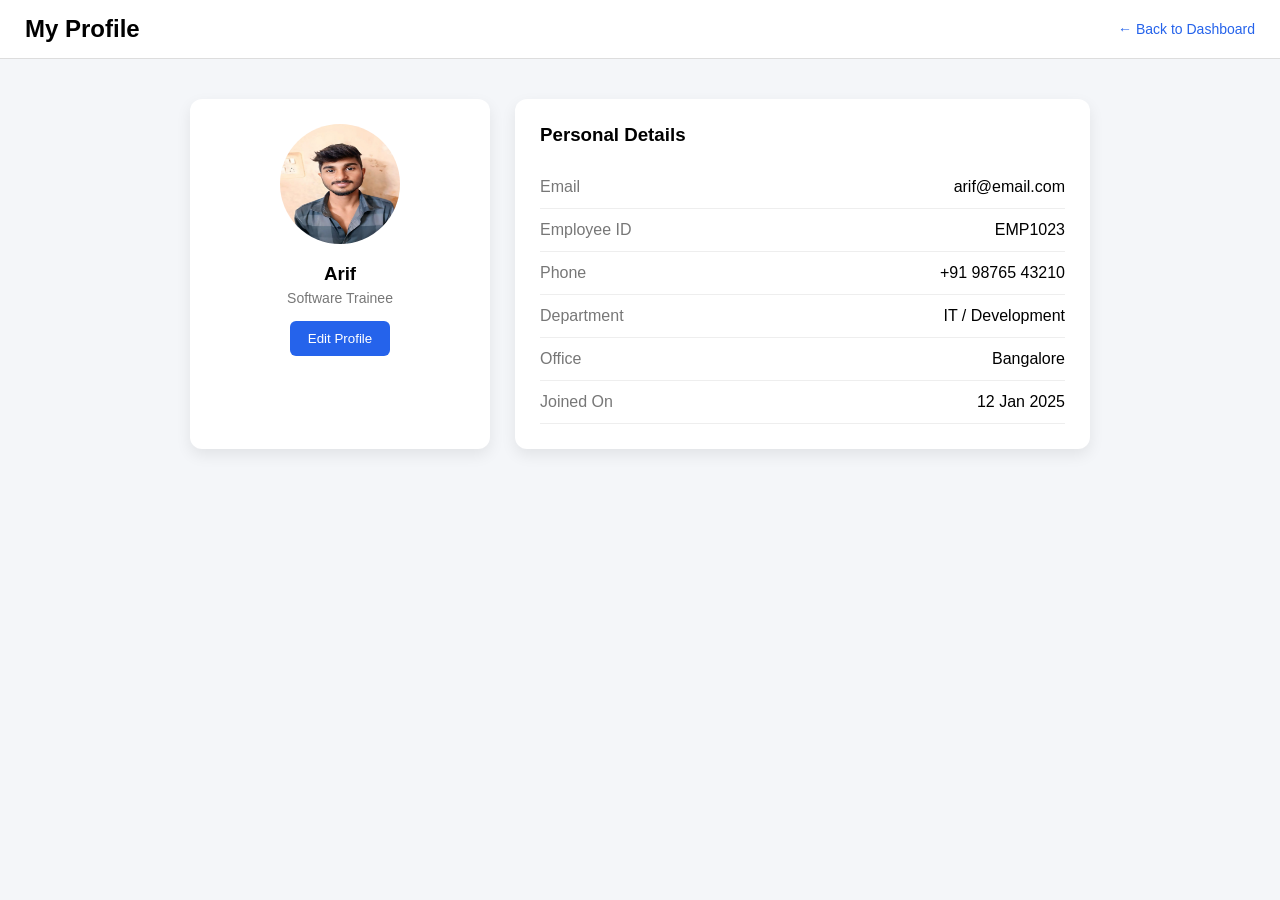
<file: project1/profile.html>
<!DOCTYPE html>
<html lang="en">
<head>
  <meta charset="UTF-8">
  <title>My Profile</title>
  <link rel="stylesheet" href="profile.css">
</head>
<body>

<header class="topbar">
  <h2>My Profile</h2>
  <a href="dashboard.html" class="back">← Back to Dashboard</a>
</header>

<div class="profile-container">

  <!-- PROFILE CARD -->
  <div class="profile-card">
    <img src="images/arif2.jpeg" alt="Profile Photo">

    <h3>Arif</h3>
    <p class="role">Software Trainee</p>

    <button class="edit-btn">Edit Profile</button>
  </div>

  <!-- DETAILS -->
  <div class="details-card">
    <h3>Personal Details</h3>

    <div class="row">
      <span>Email</span>
      <span>arif@email.com</span>
    </div>

    <div class="row">
      <span>Employee ID</span>
      <span>EMP1023</span>
    </div>

    <div class="row">
      <span>Phone</span>
      <span>+91 98765 43210</span>
    </div>

    <div class="row">
      <span>Department</span>
      <span>IT / Development</span>
    </div>

    <div class="row">
      <span>Office</span>
      <span>Bangalore</span>
    </div>

    <div class="row">
      <span>Joined On</span>
      <span>12 Jan 2025</span>
    </div>
  </div>

</div>

</body>
</html>
</file>
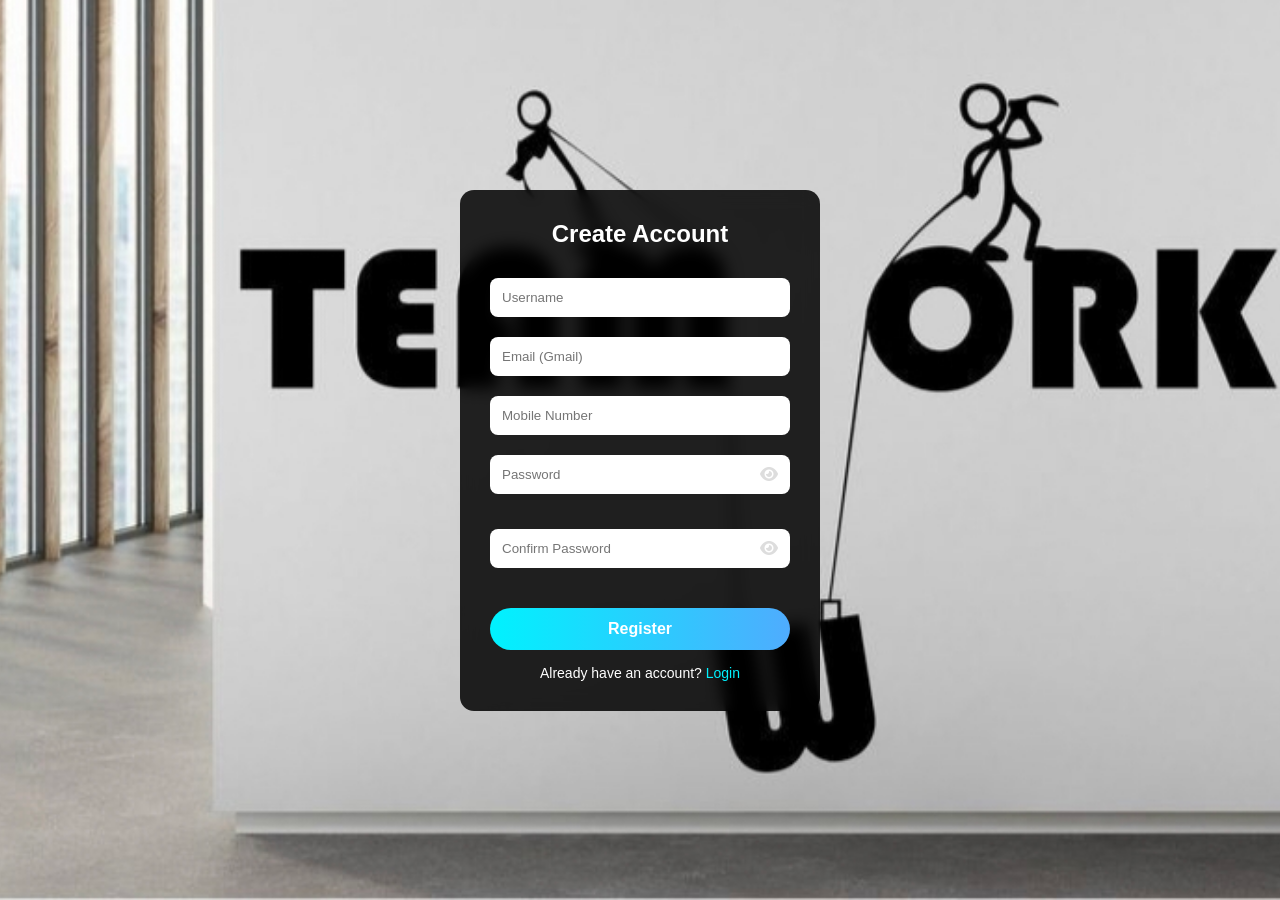
<file: project1/register.html>
<!DOCTYPE html>
<html>
<head>
  <title>Create Account</title>
  <link rel="stylesheet" href="style.css">
  <link rel="stylesheet" href="https://cdnjs.cloudflare.com/ajax/libs/font-awesome/6.5.1/css/all.min.css">
</head>
<body class="bg">

<div class="card">
  <h2>Create Account</h2>

  <input type="text" id="regUser" placeholder="Username">
  <input type="email" id="regEmail" placeholder="Email (Gmail)">
  <input type="tel" id="regMobile" placeholder="Mobile Number">

  <div class="input-box">
    <input type="password" id="regPass" placeholder="Password">
    <i class="fa-solid fa-eye eye" onclick="togglePassword('regPass', this)"></i>
  </div>

  <div class="input-box">
    <input type="password" id="regConfirm" placeholder="Confirm Password">
    <i class="fa-solid fa-eye eye" onclick="togglePassword('regConfirm', this)"></i>
  </div>

  <button onclick="register()">Register</button>

  <p class="link">
    Already have an account?
    <a href="index.html">Login</a>
  </p>
</div>

<script src="auth.js"></script>
</body>
</html>
</file>
<file: project1/style.css>
* {
  box-sizing: border-box;
  font-family: Arial, sans-serif;
  margin: 0;
  padding: 0;
}

/* Background for login */
.bg {
  height: 100vh;
  width: 100%;
  background: url("arif.jpeg") center/cover no-repeat;
  display: flex;
  align-items: center;
  justify-content: center;
}

/* Card styling */
.card {
  width: 360px;
  padding: 30px;
  background: rgba(0, 0, 0, 0.85);
  backdrop-filter: blur(8px);
  border-radius: 14px;
  text-align: center;
  color: white;
  animation: fade 0.6s ease;
}

.card h2 {
  margin-bottom: 20px;
}

.card input {
  width: 100%;
  padding: 12px;
  margin: 10px 0;
  border: none;
  border-radius: 8px;
  outline: none;
}

.card input:focus {
  box-shadow: 0 0 8px rgba(0, 242, 254, 0.8);
  transition: 0.3s;
}

/* Regular login button */
.card button {
  width: 100%;
  padding: 12px;
  margin-top: 15px;
  border: none;
  border-radius: 25px;
  background: linear-gradient(90deg, #00f2fe, #4facfe);
  color: white;
  font-size: 16px;
  font-weight: bold;
  cursor: pointer;
  transition: 0.3s;
}

.card button:hover {
  opacity: 0.9;
  transform: scale(1.03);
}

/* Link */
.link {
  margin-top: 15px;
  font-size: 14px;
}

.link a {
  color: #00f2fe;
  text-decoration: none;
}

/* Fade animation for card */
@keyframes fade {
  from { opacity: 0; transform: scale(0.9); }
  to { opacity: 1; transform: scale(1); }
}

/* Password eye toggle */
.input-box {
  position: relative;
  margin-bottom: 15px;
}

.input-box input {
  padding-right: 40px;
}

.eye {
  position: absolute;
  right: 12px;
  top: 50%;
  transform: translateY(-50%);
  color: #ddd;
  cursor: pointer;
  font-size: 16px;
  transition: 0.3s;
}

.eye:hover {
  color: #00f2fe;
  transform: translateY(-50%) scale(1.2);
}

/* Social login buttons */
.social-login {
  display: flex;
  flex-direction: column;
  gap: 12px;
  margin: 20px 0;
}

.social-btn {
  display: flex;
  align-items: center;
  justify-content: center;
  gap: 10px;
  width: 100%;
  padding: 12px;
  border-radius: 25px;
  font-size: 14px;
  font-weight: bold;
  cursor: pointer;
  border: none;
  color: white;
  transition: all 0.3s ease;
}

.google-btn {
  background: #db4437;
}

.google-btn:hover {
  transform: scale(1.05);
  opacity: 0.9;
}

.facebook-btn {
  background: #4267B2;
}

.facebook-btn:hover {
  transform: scale(1.05);
  opacity: 0.9;
}

.social-btn i {
  font-size: 16px;
}
</file>
<file: project1/dashboard.css>
body {
  margin: 0;
  font-family: "Segoe UI", sans-serif;
  background:
    linear-gradient(rgba(0,0,0,0.55), rgba(0,0,0,0.55)),
    url("images/arif1.jpeg");
  background-size: cover;
}

.topbar {
  background: rgba(0,0,0,0.7);
  padding: 15px 30px;
  display: flex;
  justify-content: space-between;
  align-items: center;
  color: white;
}

.profile {
  display: flex;
  align-items: center;
  gap: 10px;
}

.profile img {
  width: 42px;
  height: 42px;
  border-radius: 50%;
}

.top-actions {
  display: flex;
  align-items: center;
  gap: 20px;
}

.notify {
  font-size: 20px;
  cursor: pointer;
}

.logout {
  background: #ef4444;
  border: none;
  color: white;
  padding: 8px 16px;
  border-radius: 6px;
  cursor: pointer;
}

.dashboard {
  padding: 30px;
  color: white;
}

.nav-cards {
  display: grid;
  grid-template-columns: repeat(auto-fit, minmax(180px, 1fr));
  gap: 15px;
  margin-bottom: 30px;
}

.nav-card {
  background: rgba(255,255,255,0.9);
  color: #111827;
  padding: 20px;
  text-align: center;
  border-radius: 12px;
  cursor: pointer;
  font-weight: 600;
}

.nav-card:hover {
  background: #2563eb;
  color: white;
}

.section {
  background: rgba(255,255,255,0.9);
  color: #111827;
  padding: 20px;
  border-radius: 12px;
  margin-bottom: 20px;
}

.stats {
  display: flex;
  gap: 20px;
}

.stat-box {
  background: rgba(255,255,255,0.9);
  color: #111827;
  padding: 20px;
  border-radius: 12px;
  flex: 1;
  text-align: center;
}
</file>
<file: project1/otp.css>
/* Reset */
* {
  margin: 0;
  padding: 0;
  box-sizing: border-box;
  font-family: Arial, Helvetica, sans-serif;
}

/* Background */
.otp-bg {
  min-height: 100vh;
  background: linear-gradient(135deg, #667eea, #764ba2);
  display: flex;
  align-items: center;
  justify-content: center;
}

/* Card */
.card {
  background: #ffffff;
  width: 360px;
  padding: 30px 25px;
  border-radius: 12px;
  box-shadow: 0 10px 30px rgba(0, 0, 0, 0.25);
  text-align: center;
}

/* Heading */
.card h2 {
  margin-bottom: 10px;
  color: #333;
}

/* Subtitle */
.card p {
  font-size: 14px;
  color: #666;
  margin-bottom: 20px;
}

/* Inputs */
.card input {
  width: 100%;
  padding: 12px;
  margin-bottom: 15px;
  border: 1px solid #ccc;
  border-radius: 6px;
  font-size: 14px;
  outline: none;
  transition: border 0.3s;
}

.card input:focus {
  border-color: #667eea;
}

/* Button */
.card button {
  width: 100%;
  padding: 12px;
  background: #667eea;
  color: #fff;
  border: none;
  border-radius: 6px;
  font-size: 15px;
  cursor: pointer;
  transition: background 0.3s;
}

.card button:hover {
  background: #5a67d8;
}

/* Link */
.card a {
  display: inline-block;
  margin-top: 15px;
  font-size: 13px;
  color: #667eea;
  text-decoration: none;
}

.card a:hover {
  text-decoration: underline;
}
</file>
<file: project1/profile.css>
* {
  margin: 0;
  padding: 0;
  box-sizing: border-box;
  font-family: "Segoe UI", sans-serif;
}

body {
  background: #f4f6f9;
}

/* HEADER */
.topbar {
  background: #ffffff;
  padding: 15px 25px;
  border-bottom: 1px solid #ddd;
  display: flex;
  justify-content: space-between;
  align-items: center;
}

.back {
  text-decoration: none;
  color: #2563eb;
  font-size: 14px;
}

/* CONTAINER */
.profile-container {
  max-width: 900px;
  margin: 40px auto;
  display: grid;
  grid-template-columns: 300px 1fr;
  gap: 25px;
}

/* PROFILE CARD */
.profile-card {
  background: white;
  padding: 25px;
  border-radius: 12px;
  text-align: center;
  box-shadow: 0 6px 15px rgba(0,0,0,0.08);
}

.profile-card img {
  width: 120px;
  height: 120px;
  border-radius: 50%;
  margin-bottom: 15px;
}

.profile-card h3 {
  margin-bottom: 5px;
}

.role {
  color: #777;
  font-size: 14px;
}

.edit-btn {
  margin-top: 15px;
  background: #2563eb;
  color: white;
  border: none;
  padding: 10px 18px;
  border-radius: 6px;
  cursor: pointer;
}

/* DETAILS CARD */
.details-card {
  background: white;
  padding: 25px;
  border-radius: 12px;
  box-shadow: 0 6px 15px rgba(0,0,0,0.08);
}

.details-card h3 {
  margin-bottom: 20px;
}

/* ROWS */
.row {
  display: flex;
  justify-content: space-between;
  padding: 12px 0;
  border-bottom: 1px solid #eee;
}

.row span:first-child {
  color: #777;
}

.row span:last-child {
  font-weight: 500;
}
</file>
